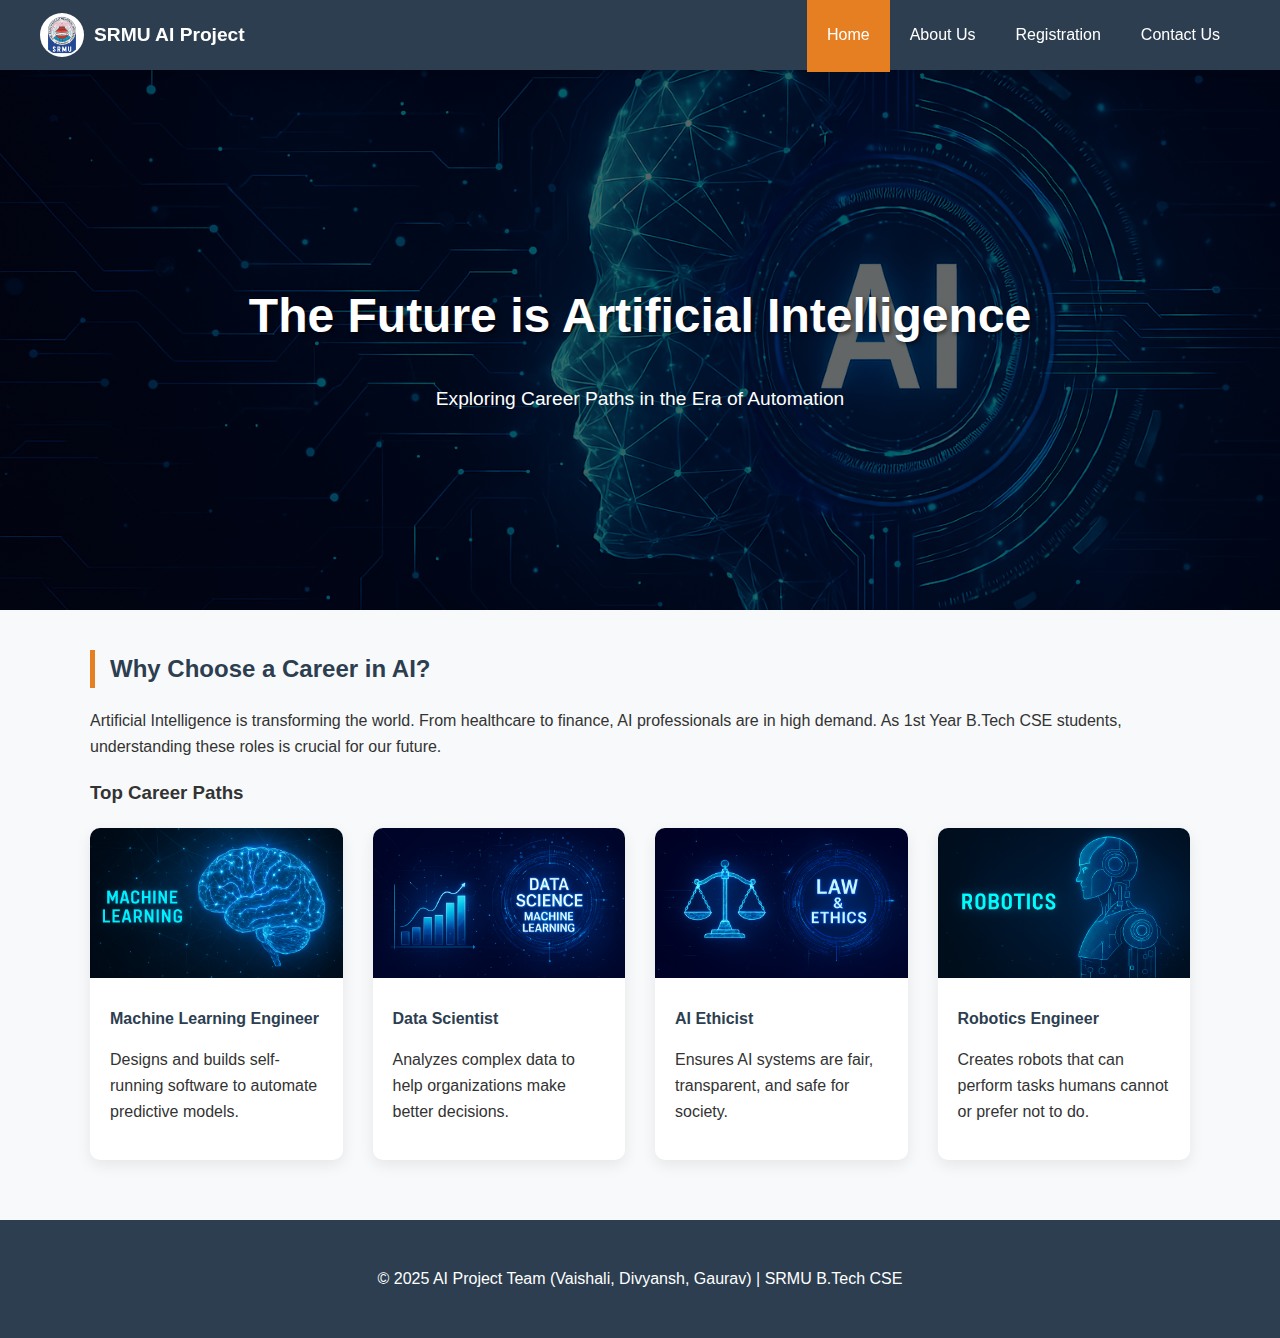
<file: index.html>
<!DOCTYPE html>
<html lang="en">
<head>
    <meta charset="UTF-8">
    <meta name="viewport" content="width=device-width, initial-scale=1.0">
    <title>AI Careers - Home</title>
    <link rel="stylesheet" href="style.css">
</head>
<body>

    <nav>
        <div class="nav-logo">
            <img src="images/srmu-logo.png" alt="SRMU Logo">
            SRMU AI Project
        </div>
        <div class="nav-links">
            <a href="index.html" class="active">Home</a>
            <a href="about.html">About Us</a>
            <a href="registration.html">Registration</a>
            <a href="contact.html">Contact Us</a>
        </div>
    </nav>

    <div class="hero">
        <h1>The Future is Artificial Intelligence</h1>
        <p>Exploring Career Paths in the Era of Automation</p>
    </div>

    <div class="container">
        <h2>Why Choose a Career in AI?</h2>
        <p>Artificial Intelligence is transforming the world. From healthcare to finance, AI professionals are in high demand. As 1st Year B.Tech CSE students, understanding these roles is crucial for our future.</p>

        <h3>Top Career Paths</h3>
        <div class="job-grid">
            
            <div class="job-card">
<a href="Machine-learning.html" style="text-decoration:none; color:inherit">


               <img src="images/job-ml.png" alt="Machine Learning">
                <div class="job-card-content">
                    <h4>Machine Learning Engineer</h4>
                    <p>Designs and builds self-running software to automate predictive models.</p>
                </div>
    </a>
            </div>


            <div class="job-card">
<a href="data-science.html" style="text-decoration:none; color:inherit">

                <img src="images/job-data.png" alt="Data Science">
                <div class="job-card-content">
                    <h4>Data Scientist</h4>
                    <p>Analyzes complex data to help organizations make better decisions.</p>
                </div>
    </a>
            </div>

            <div class="job-card">
<a href="AI athicist" style="text-decoration:none; color:inherit">

                <img src="images/job-ethics.png" alt="AI Ethics">
                <div class="job-card-content">
                    <h4>AI Ethicist</h4>
                    <p>Ensures AI systems are fair, transparent, and safe for society.</p>
                </div>
    </a>
            </div>


            <div class="job-card">
<a href="robotics.html" style="text-decoration:none; color:inherit">

               <img src="images/job-robot.png" alt="Robotics">
                <div class="job-card-content">
                    <h4>Robotics Engineer</h4>
                    <p>Creates robots that can perform tasks humans cannot or prefer not to do.</p>
                </div>
    </a>
            </div>


        </div>
    </div>

    <footer>
        <p>&copy; 2025 AI Project Team (Vaishali, Divyansh, Gaurav) | SRMU B.Tech CSE</p>
    </footer>

</body>
</html>
</file>
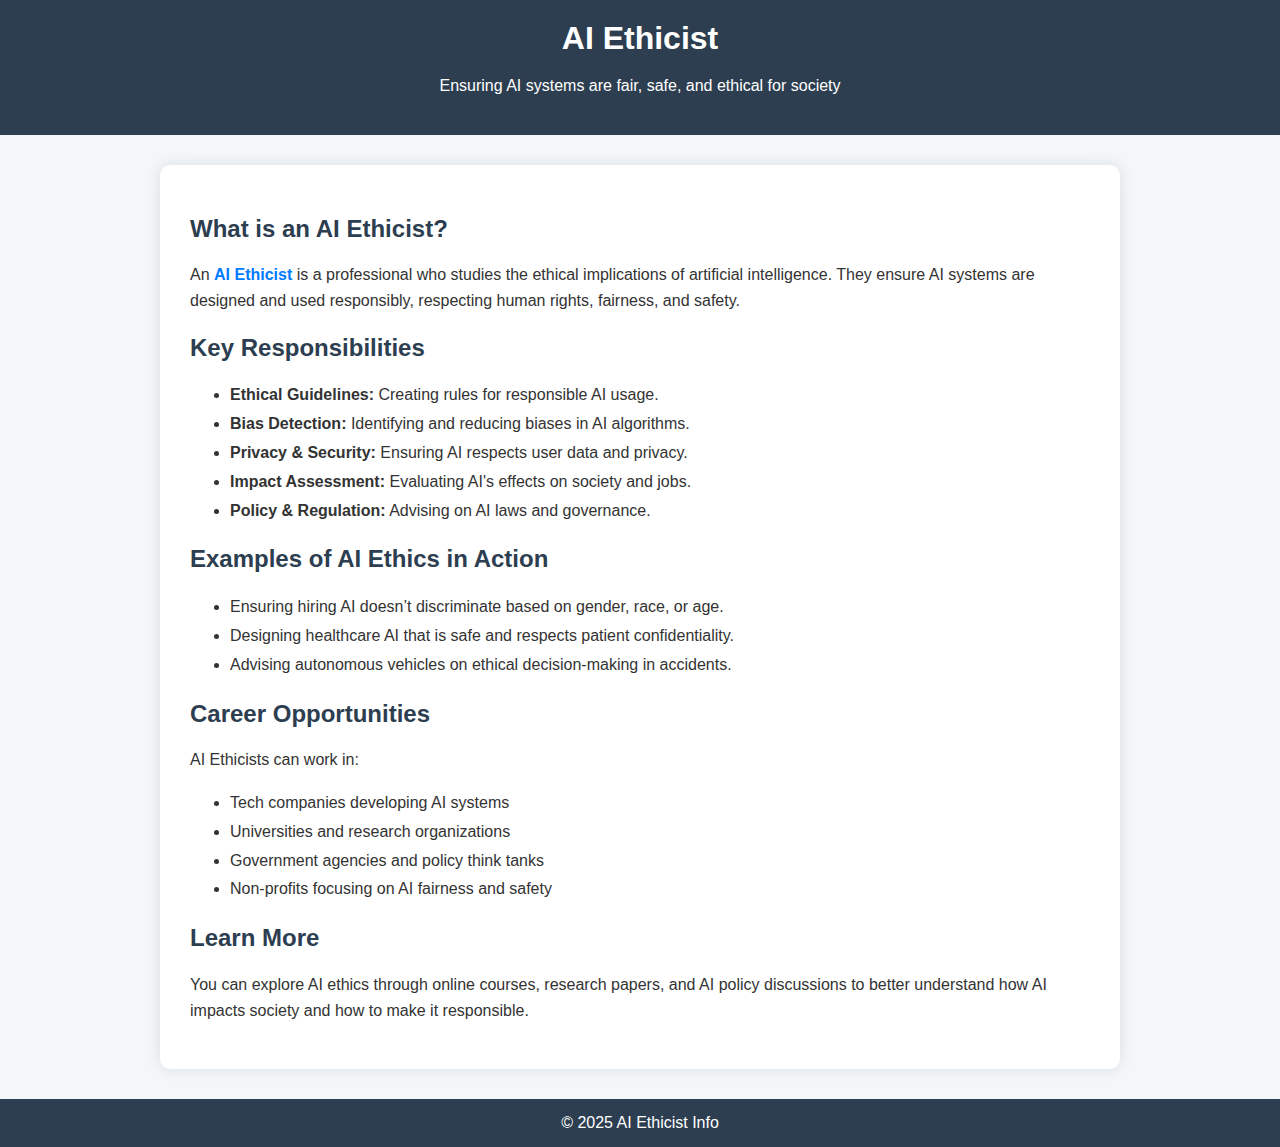
<file: AI athicist.html>
<!DOCTYPE html>
<html lang="en">
<head>
    <meta charset="UTF-8">
    <meta name="viewport" content="width=device-width, initial-scale=1.0">
    <title>AI Ethicist</title>
    <style>
        body {
            font-family: Arial, sans-serif;
            background-color: #f4f7f9;
            margin: 0;
            padding: 0;
            color: #333;
        }
        header {
            background-color: #2c3e50;
            color: white;
            padding: 20px 0;
            text-align: center;
        }
        header h1 {
            margin: 0;
        }
        main {
            max-width: 900px;
            margin: 30px auto;
            background-color: #fff;
            padding: 30px;
            border-radius: 10px;
            box-shadow: 0 0 15px rgba(0,0,0,0.1);
        }
        h2 {
            color: #2c3e50;
        }
        ul {
            line-height: 1.8;
        }
        p {
            line-height: 1.6;
        }
        footer {
            text-align: center;
            padding: 15px 0;
            background-color: #2c3e50;
            color: white;
            margin-top: 30px;
        }
        .highlight {
            color: #007BFF;
            font-weight: bold;
        }
    </style>
</head>
<body>

<header>
    <h1>AI Ethicist</h1>
    <p>Ensuring AI systems are fair, safe, and ethical for society</p>
</header>

<main>
    <h2>What is an AI Ethicist?</h2>
    <p>An <span class="highlight">AI Ethicist</span> is a professional who studies the ethical implications of artificial intelligence. They ensure AI systems are designed and used responsibly, respecting human rights, fairness, and safety.</p>

    <h2>Key Responsibilities</h2>
    <ul>
        <li><strong>Ethical Guidelines:</strong> Creating rules for responsible AI usage.</li>
        <li><strong>Bias Detection:</strong> Identifying and reducing biases in AI algorithms.</li>
        <li><strong>Privacy & Security:</strong> Ensuring AI respects user data and privacy.</li>
        <li><strong>Impact Assessment:</strong> Evaluating AI's effects on society and jobs.</li>
        <li><strong>Policy & Regulation:</strong> Advising on AI laws and governance.</li>
    </ul>

    <h2>Examples of AI Ethics in Action</h2>
    <ul>
        <li>Ensuring hiring AI doesn’t discriminate based on gender, race, or age.</li>
        <li>Designing healthcare AI that is safe and respects patient confidentiality.</li>
        <li>Advising autonomous vehicles on ethical decision-making in accidents.</li>
    </ul>

    <h2>Career Opportunities</h2>
    <p>AI Ethicists can work in:</p>
    <ul>
        <li>Tech companies developing AI systems</li>
        <li>Universities and research organizations</li>
        <li>Government agencies and policy think tanks</li>
        <li>Non-profits focusing on AI fairness and safety</li>
    </ul>

    <h2>Learn More</h2>
    <p>You can explore AI ethics through online courses, research papers, and AI policy discussions to better understand how AI impacts society and how to make it responsible.</p>
</main>

<footer>
    &copy; 2025 AI Ethicist Info
</footer>

</body>
</html>
</file>
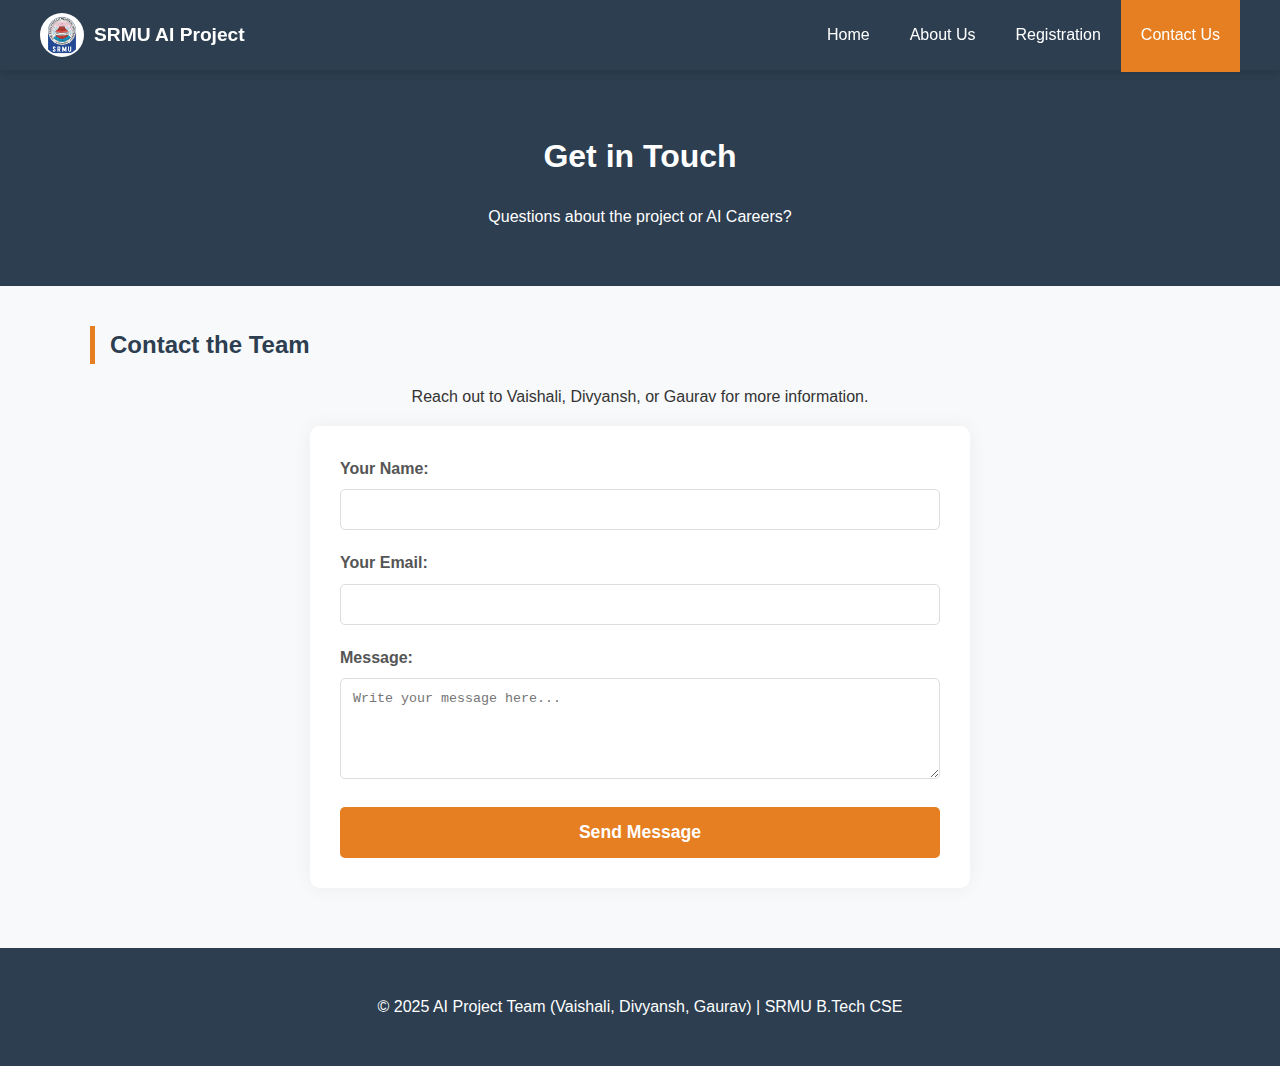
<file: contact.html>
<!DOCTYPE html>
<html lang="en">
<head>
    <meta charset="UTF-8">
    <meta name="viewport" content="width=device-width, initial-scale=1.0">
    <title>Contact Us</title>
    <link rel="stylesheet" href="style.css">
</head>
<body>

    <nav>
        <div class="nav-logo">
            <img src="images/srmu-logo.png" alt="SRMU Logo">
            SRMU AI Project
        </div>
        <div class="nav-links">
            <a href="index.html">Home</a>
            <a href="about.html">About Us</a>
            <a href="registration.html">Registration</a>
            <a href="contact.html" class="active">Contact Us</a>
        </div>
    </nav>

    <div class="page-header">
        <h1>Get in Touch</h1>
        <p>Questions about the project or AI Careers?</p>
    </div>

    <div class="container">
        <h2>Contact the Team</h2>
        <p style="text-align: center;">Reach out to Vaishali, Divyansh, or Gaurav for more information.</p>

        <form id="contactForm">
            <div class="form-group">
                <label for="name">Your Name:</label>
                <input type="text" id="name" required>
            </div>

            <div class="form-group">
                <label for="contactEmail">Your Email:</label>
                <input type="email" id="contactEmail" required>
            </div>

            <div class="form-group">
                <label for="message">Message:</label>
                <textarea id="message" rows="5" placeholder="Write your message here..." required></textarea>
            </div>

            <button type="submit">Send Message</button>
        </form>
    </div>

    <footer>
        <p>&copy; 2025 AI Project Team (Vaishali, Divyansh, Gaurav) | SRMU B.Tech CSE</p>
    </footer>
    <script src="script.js"></script>
</body>
</html>
</file>
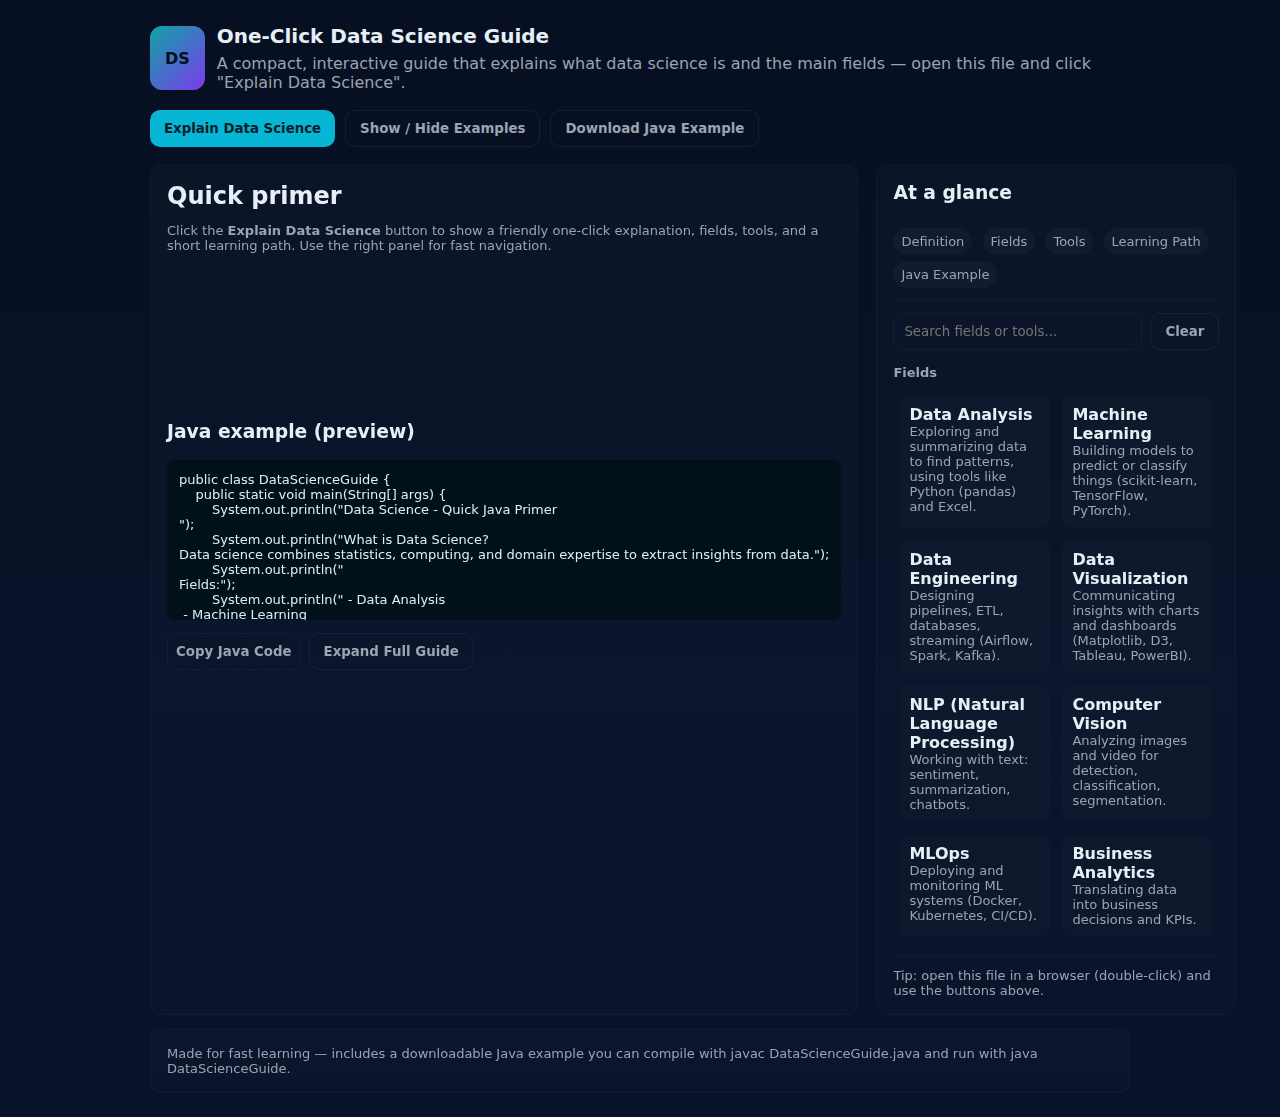
<file: data-science.html>
<!doctype html>
<html lang="en">
<head>
  <meta charset="utf-8" />
  <meta name="viewport" content="width=device-width,initial-scale=1" />
  <title>One-Click Data Science Guide</title>
  <style>
    :root{--bg:#0f1724;--card:#0b1220;--muted:#9aa4b2;--accent:#06b6d4;--glass:rgba(255,255,255,0.03)}
    *{box-sizing:border-box;font-family:Inter,ui-sans-serif,system-ui,Segoe UI,Roboto,'Helvetica Neue',Arial}
    body{margin:0;background:linear-gradient(180deg,#071022 0%, #081228 60%);color:#e6eef6;min-height:100vh;display:flex;align-items:center;justify-content:center;padding:24px}
    .wrap{width:100%;max-width:980px}
    header{display:flex;gap:12px;align-items:center;margin-bottom:18px}
    .logo{width:64px;height:64px;background:linear-gradient(135deg,#0ea5a4,#7c3aed);border-radius:12px;display:flex;align-items:center;justify-content:center;font-weight:700;color:#02101a}
    h1{font-size:20px;margin:0}
    p.lead{margin:6px 0 0;color:var(--muted)}
    .controls{display:flex;gap:10px;margin:18px 0}
    button{background:var(--accent);border:0;padding:10px 14px;border-radius:10px;color:#042028;font-weight:600;cursor:pointer}
    button.secondary{background:transparent;border:1px solid rgba(255,255,255,0.06);color:var(--muted)}
    .grid{display:grid;grid-template-columns:1fr 360px;gap:18px}
    .card{background:linear-gradient(180deg, rgba(255,255,255,0.02), rgba(255,255,255,0.01));padding:16px;border-radius:12px;border:1px solid rgba(255,255,255,0.03)}
    .content h2{margin:0 0 8px}
    .section{margin-bottom:12px}
    .pill{display:inline-block;padding:6px 8px;border-radius:999px;background:var(--glass);color:var(--muted);font-size:13px;margin:6px 6px 0 0}
    .fields{display:flex;flex-wrap:wrap}
    .field{flex:1 1 45%;border-radius:10px;padding:10px;margin:6px;background:rgba(255,255,255,0.02);min-width:150px}
    pre{background:#02101a;padding:12px;border-radius:8px;overflow:auto;color:#d9f0f6;font-size:13px}
    .right .toc{position:sticky;top:24px}
    .search{display:flex;gap:8px}
    input[type=search]{flex:1;padding:10px;border-radius:10px;border:1px solid rgba(255,255,255,0.04);background:transparent;color:inherit}
    .small{font-size:13px;color:var(--muted)}
    footer{margin-top:14px;color:var(--muted);font-size:13px}
    .copy-btn{background:transparent;border:1px dashed rgba(255,255,255,0.06);color:var(--muted);padding:6px 8px;border-radius:8px;cursor:pointer}
    @media(max-width:900px){.grid{grid-template-columns:1fr}.right{order:2}}
  </style>
</head>
<body>
  <div class="wrap">
    <header>
      <div class="logo">DS</div>
      <div>
        <h1>One-Click Data Science Guide</h1>
        <p class="lead">A compact, interactive guide that explains what data science is and the main fields — open this file and click "Explain Data Science".</p>
      </div>
    </header>

    <div class="controls">
      <button id="oneClick">Explain Data Science</button>
      <button class="secondary" id="toggleExamples">Show / Hide Examples</button>
      <button class="secondary" id="downloadJava">Download Java Example</button>
    </div>

    <div class="grid">
      <main class="card content">
        <div id="output" aria-live="polite" style="min-height:220px">
          <h2>Quick primer</h2>
          <p class="small">Click the <strong>Explain Data Science</strong> button to show a friendly one-click explanation, fields, tools, and a short learning path. Use the right panel for fast navigation.</p>
        </div>

        <div class="section" id="examples" style="display:none">
          <h3>Short examples</h3>
          <div class="small">
            <p><strong>Data Analysis:</strong> cleaning a sales CSV, computing monthly revenue and plotting trends.</p>
            <p><strong>Machine Learning:</strong> training a model to predict house prices from features like area and bedrooms.</p>
            <p><strong>Data Engineering:</strong> building a pipeline that ingests logs, transforms them and writes to a data warehouse.</p>
          </div>
        </div>

        <div class="section">
          <h3>Java example (preview)</h3>
          <pre id="javaPreview" style="height:160px;">// Click "Download Java Example" to get full Java source file.
</pre>
          <div style="display:flex;gap:8px;margin-top:8px">
            <button class="copy-btn" id="copyJava">Copy Java Code</button>
            <button class="secondary" id="showMore">Expand Full Guide</button>
          </div>
        </div>

      </main>

      <aside class="right">
        <div class="card toc">
          <h3 style="margin-top:0">At a glance</h3>
          <div class="small">
            <div class="pill">Definition</div>
            <div class="pill">Fields</div>
            <div class="pill">Tools</div>
            <div class="pill">Learning Path</div>
            <div class="pill">Java Example</div>
          </div>

          <hr style="border:none;border-top:1px solid rgba(255,255,255,0.03);margin:12px 0">
          <div class="search">
            <input type="search" id="search" placeholder="Search fields or tools...">
            <button class="secondary" id="clearSearch">Clear</button>
          </div>

          <div style="margin-top:12px">
            <strong class="small">Fields</strong>
            <div class="fields" id="fieldsList" style="margin-top:8px">
              <!-- filled by JS -->
            </div>
          </div>

          <hr style="border:none;border-top:1px solid rgba(255,255,255,0.03);margin:12px 0">
          <div class="small">Tip: open this file in a browser (double-click) and use the buttons above.</div>
        </div>
      </aside>
    </div>

    <footer class="card">
      <div class="small">Made for fast learning — includes a downloadable Java example you can compile with <code>javac DataScienceGuide.java</code> and run with <code>java DataScienceGuide</code>.</div>
    </footer>
  </div>

<script>
const fields = [
  {title:'Data Analysis', desc:'Exploring and summarizing data to find patterns, using tools like Python (pandas) and Excel.'},
  {title:'Machine Learning', desc:'Building models to predict or classify things (scikit-learn, TensorFlow, PyTorch).'},
  {title:'Data Engineering', desc:'Designing pipelines, ETL, databases, streaming (Airflow, Spark, Kafka).'},
  {title:'Data Visualization', desc:'Communicating insights with charts and dashboards (Matplotlib, D3, Tableau, PowerBI).'},
  {title:'NLP (Natural Language Processing)', desc:'Working with text: sentiment, summarization, chatbots.'},
  {title:'Computer Vision', desc:'Analyzing images and video for detection, classification, segmentation.'},
  {title:'MLOps', desc:'Deploying and monitoring ML systems (Docker, Kubernetes, CI/CD).'},
  {title:'Business Analytics', desc:'Translating data into business decisions and KPIs.'}
];

function renderFields(list){
  const container = document.getElementById('fieldsList');
  container.innerHTML = '';
  list.forEach(f=>{
    const el = document.createElement('div'); el.className='field';
    el.innerHTML = `<strong>${f.title}</strong><div class="small">${f.desc}</div>`;
    container.appendChild(el);
  });
}

renderFields(fields);

// Main one-click explanation
document.getElementById('oneClick').addEventListener('click', ()=>{
  const out = document.getElementById('output');
  out.innerHTML = `
    <h2>What is Data Science?</h2>
    <p class="small">Data science combines statistics, programming, and domain knowledge to extract insights and build data-driven solutions from raw data.</p>
    <div class="section">
      <h3>Core steps</h3>
      <ul class="small">
        <li>Collect & store data</li>
        <li>Clean & explore</li>
        <li>Model (statistics / ML)</li>
        <li>Validate & deploy</li>
        <li>Monitor & iterate</li>
      </ul>
    </div>
    <div class="section">
      <h3>Fields & Tools</h3>
      <div class="fields">
        ${fields.map(f=>`<div class="field"><strong>${f.title}</strong><div class="small">${f.desc}</div></div>`).join('')}
      </div>
    </div>
    <div class="section">
      <h3>Quick learning path</h3>
      <ol class="small"><li>Learn Python or R + statistics</li><li>Practice with datasets (Kaggle)</li><li>Build projects: dashboards, prediction models</li><li>Learn ML libraries and basics of deployment</li></ol>
    </div>
    <div class="section small">Want examples? Click <em>Show / Hide Examples</em>.</div>
  `;
});

// Toggle examples
document.getElementById('toggleExamples').addEventListener('click', ()=>{
  const el = document.getElementById('examples');
  el.style.display = (el.style.display === 'none' || el.style.display === '')? 'block' : 'none';
});

// Search
document.getElementById('search').addEventListener('input',(e)=>{
  const q = e.target.value.toLowerCase().trim();
  const filtered = fields.filter(f=>f.title.toLowerCase().includes(q) || f.desc.toLowerCase().includes(q));
  renderFields(filtered.length?filtered:fields);
});

document.getElementById('clearSearch').addEventListener('click', ()=>{document.getElementById('search').value='';renderFields(fields);});

// Show more / expand
document.getElementById('showMore').addEventListener('click', ()=>{
  const out = document.getElementById('output');
  out.scrollIntoView({behavior:'smooth'});
  document.getElementById('oneClick').click();
});

// Java example source (string embedded so we can copy/download)
const javaSource = `public class DataScienceGuide {
    public static void main(String[] args) {
        System.out.println("Data Science - Quick Java Primer\n");
        System.out.println("What is Data Science?\nData science combines statistics, computing, and domain expertise to extract insights from data.");
        System.out.println("\nFields:");
        System.out.println(" - Data Analysis\n - Machine Learning\n - Data Engineering\n - Data Visualization\n - NLP and Computer Vision\n - MLOps and Business Analytics");

        System.out.println("\nSimple example: calculate average of sample numbers");
        double[] arr = {12.5, 9.0, 25.3, 7.2};
        double sum = 0; for(double v:arr) sum += v;
        System.out.println("Average = " + (sum/arr.length));
    }
}
`;

// Put preview into page
document.getElementById('javaPreview').textContent = javaSource.substring(0, 400) + '\n// ...';

// Copy Java to clipboard
document.getElementById('copyJava').addEventListener('click', async ()=>{
  try{
    await navigator.clipboard.writeText(javaSource);
    alert('Java source copied to clipboard — you can paste into DataScienceGuide.java');
  }catch(e){
    alert('Copy failed — select the Java code in the preview and copy manually.');
  }
});

// Download Java
document.getElementById('downloadJava').addEventListener('click', ()=>{
  const blob = new Blob([javaSource], {type: 'text/plain'});
  const url = URL.createObjectURL(blob);
  const a = document.createElement('a'); a.href = url; a.download = 'DataScienceGuide.java'; document.body.appendChild(a); a.click(); a.remove(); URL.revokeObjectURL(url);
});

// Provide Java preview when copying or downloading via preview button
// (already wired above)

</script>
</body>
</html>
</file>
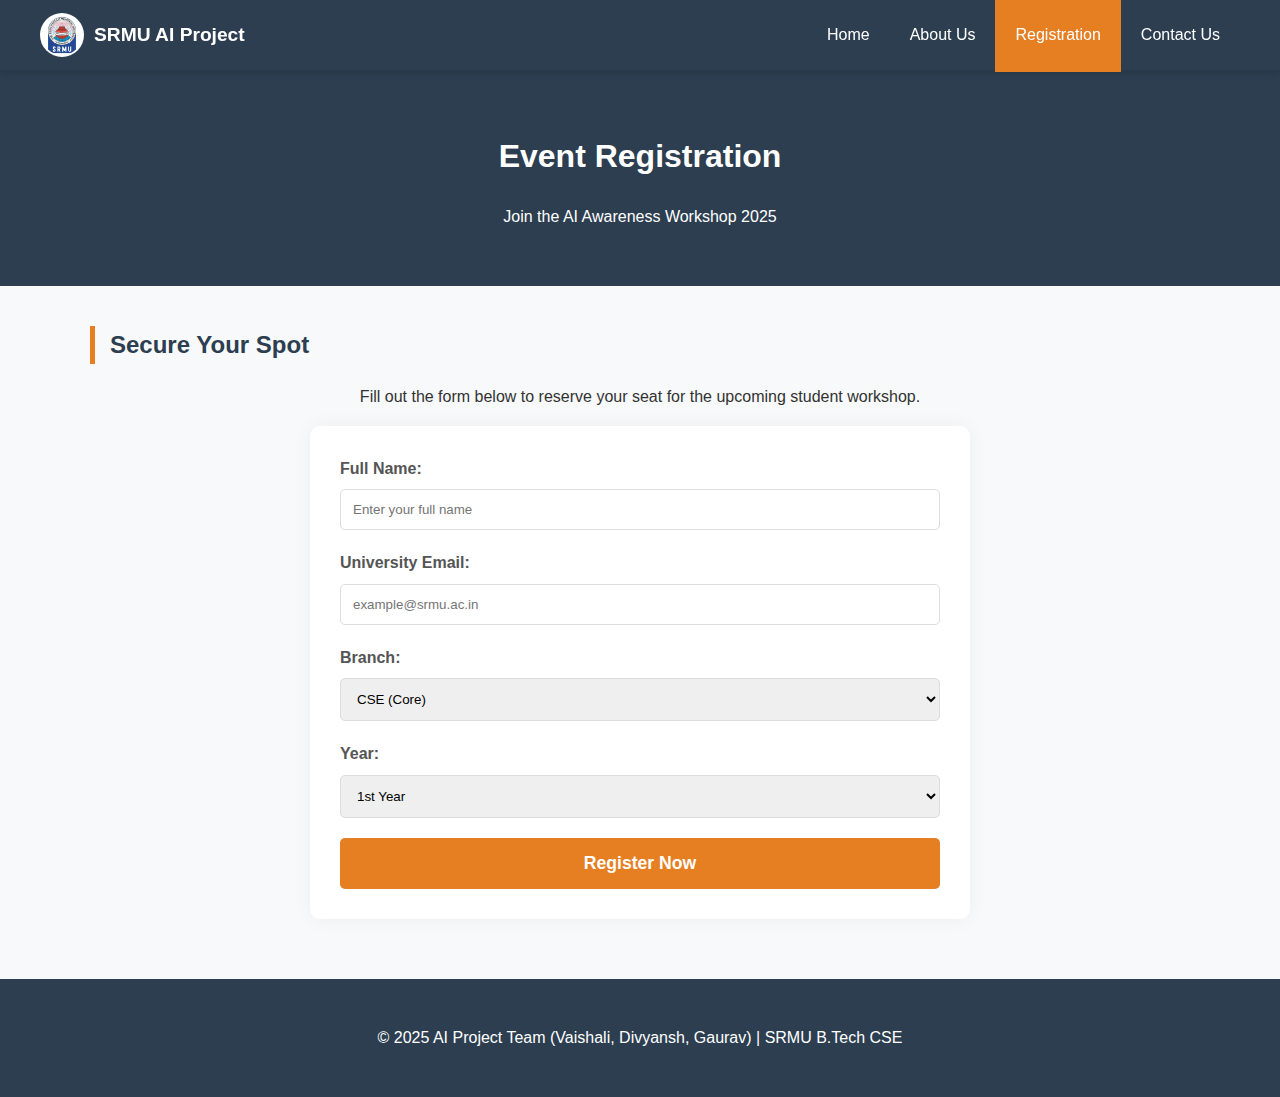
<file: registration.html>
<!DOCTYPE html>
<html lang="en">
<head>
    <meta charset="UTF-8">
    <meta name="viewport" content="width=device-width, initial-scale=1.0">
    <title>Registration</title>
    <link rel="stylesheet" href="style.css">
</head>
<body>

    <nav>
        <div class="nav-logo">
            <img src="images/srmu-logo.png" alt="SRMU Logo">
            SRMU AI Project
        </div>
        <div class="nav-links">
            <a href="index.html">Home</a>
            <a href="about.html">About Us</a>
            <a href="registration.html" class="active">Registration</a>
            <a href="contact.html">Contact Us</a>
        </div>
    </nav>

    <div class="page-header">
        <h1>Event Registration</h1>
        <p>Join the AI Awareness Workshop 2025</p>
    </div>

    <div class="container">
        <h2>Secure Your Spot</h2>
        <p style="text-align: center;">Fill out the form below to reserve your seat for the upcoming student workshop.</p>

        <form id="regForm">
            <div class="form-group">
                <label for="studentName">Full Name:</label>
                <input type="text" id="studentName" placeholder="Enter your full name" required>
            </div>

            <div class="form-group">
                <label for="email">University Email:</label>
                <input type="email" id="email" placeholder="example@srmu.ac.in" required>
            </div>

            <div class="form-group">
                <label for="branch">Branch:</label>
                <select id="branch">
                    <option value="CSE">CSE (Core)</option>
                    <option value="CSE-DS-AI">CSE (DS & AI)</option>
                    <option value="IT">IT</option>
                    <option value="Other">Other</option>
                </select>
            </div>

            <div class="form-group">
                <label for="year">Year:</label>
                <select id="year">
                    <option value="1st">1st Year</option>
                    <option value="2nd">2nd Year</option>
                    <option value="3rd">3rd Year</option>
                    <option value="4th">4th Year</option>
                </select>
            </div>

            <button type="submit">Register Now</button>
        </form>
    </div>

    <footer>
        <p>&copy; 2025 AI Project Team (Vaishali, Divyansh, Gaurav) | SRMU B.Tech CSE</p>
    </footer>
    <script src="script.js"></script>
</body>
</html>
</file>
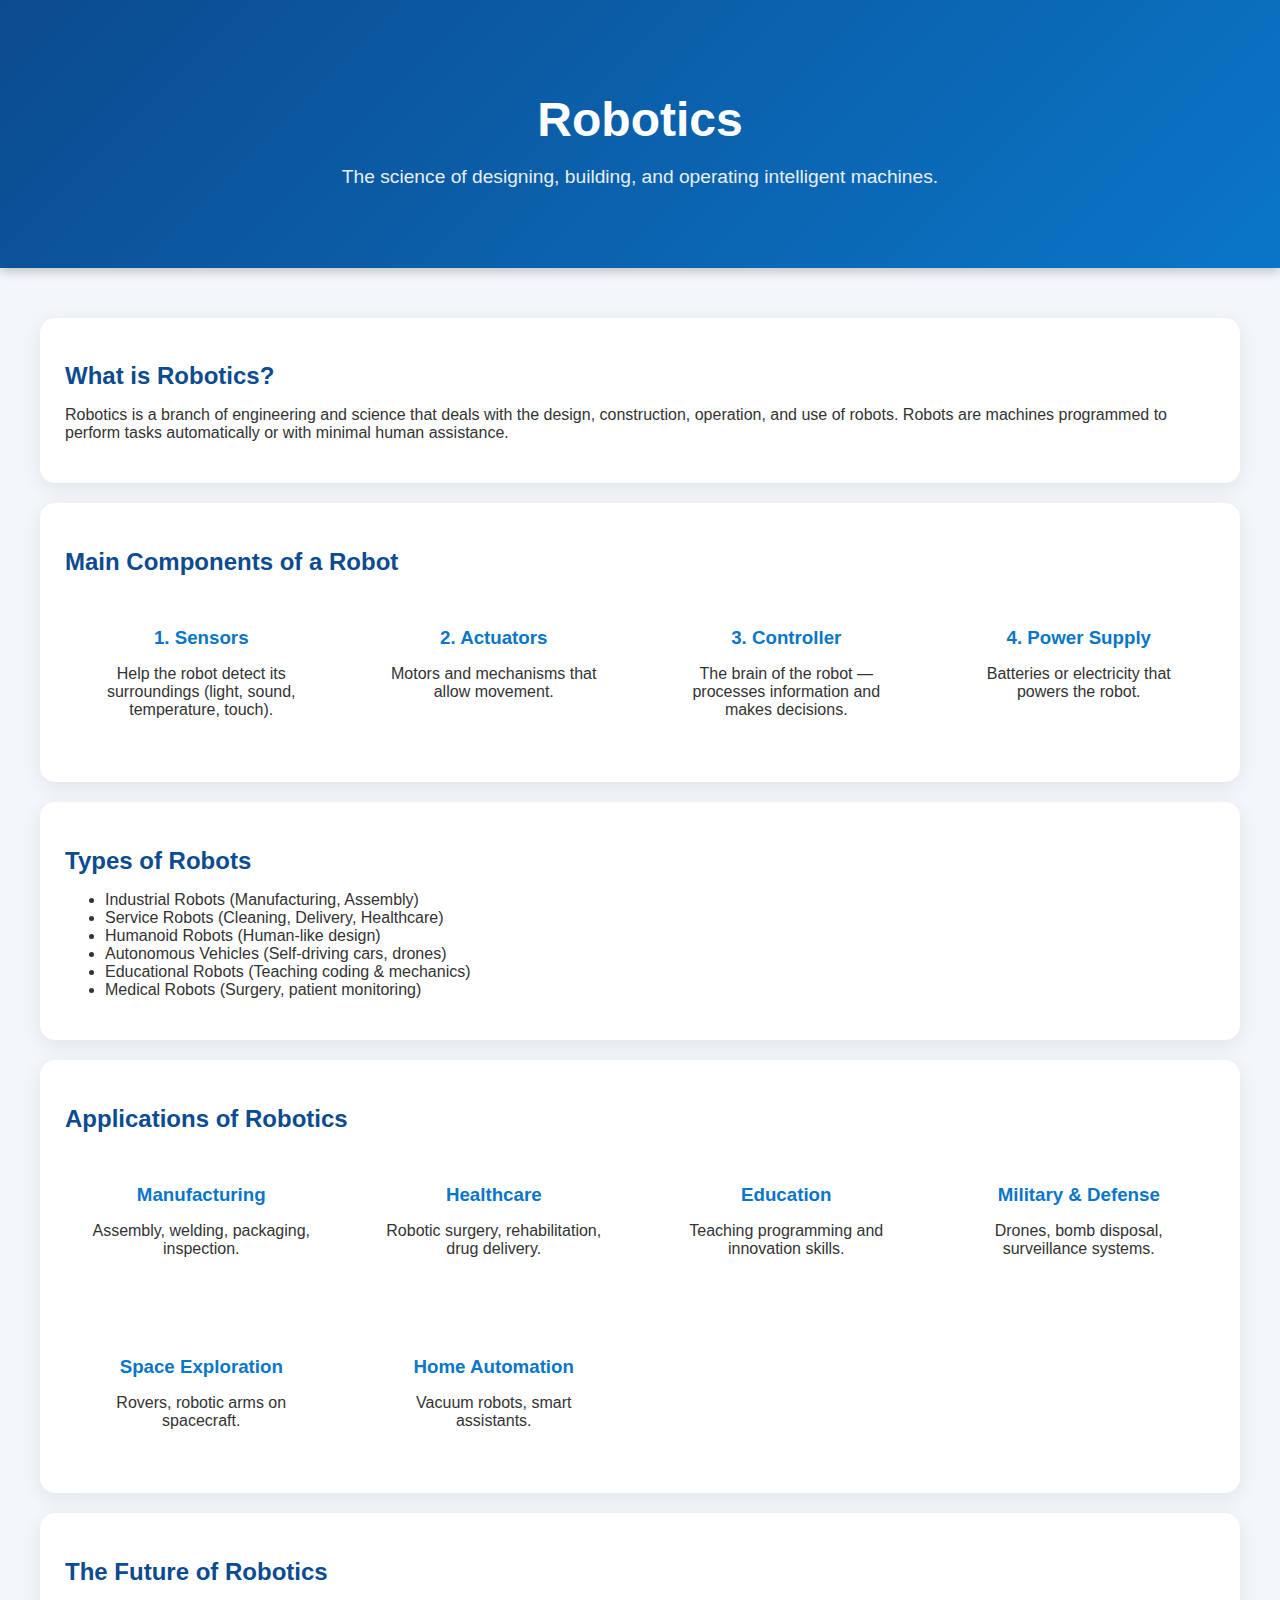
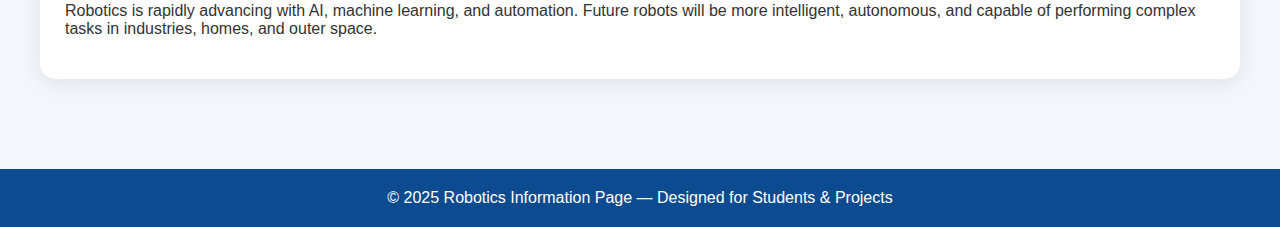
<file: robotics.html>
<!DOCTYPE html>
<html lang="en">
<head>
<meta charset="UTF-8">
<meta name="viewport" content="width=device-width, initial-scale=1.0">
<title>Robotics – Complete Guide</title>

<style>
    body {
        font-family: "Poppins", sans-serif;
        margin: 0;
        background: #f3f6fa;
        color: #333;
    }
    header {
        background: linear-gradient(135deg, #0c4b8f, #0a76c8);
        color: white;
        padding: 60px 20px;
        text-align: center;
        box-shadow: 0 4px 10px rgba(0,0,0,0.2);
    }
    header h1 {
        font-size: 3rem;
        margin-bottom: 10px;
    }
    header p {
        font-size: 1.2rem;
        opacity: 0.9;
    }

    .container {
        max-width: 1200px;
        margin: auto;
        padding: 30px 20px;
    }

    .section {
        background: white;
        padding: 25px;
        margin: 20px 0;
        border-radius: 15px;
        box-shadow: 0 5px 20px rgba(0,0,0,0.08);
        transition: 0.3s;
    }
    .section:hover {
        transform: translateY(-5px);
        box-shadow: 0 8px 25px rgba(0,0,0,0.15);
    }

    h2 {
        color: #0c4b8f;
        margin-bottom: 10px;
    }

    .grid {
        display: grid;
        grid-template-columns: repeat(auto-fit, minmax(260px, 1fr));
        gap: 20px;
    }

    .card {
        background: white;
        padding: 20px;
        border-radius: 15px;
        text-align: center;
        transition: 0.3s;
        border: 2px solid transparent;
    }
    .card:hover {
        border-color: #0a76c8;
        transform: translateY(-6px);
        box-shadow: 0 5px 15px rgba(0,0,0,0.12);
    }
    .card h3 {
        margin-bottom: 10px;
        color: #0a76c8;
    }

    footer {
        text-align: center;
        padding: 20px;
        background: #0c4b8f;
        color: white;
        margin-top: 40px;
    }
</style>
</head>

<body>

<header>
    <h1>Robotics</h1>
    <p>The science of designing, building, and operating intelligent machines.</p>
</header>

<div class="container">

    <!-- What is Robotics -->
    <div class="section">
        <h2>What is Robotics?</h2>
        <p>
            Robotics is a branch of engineering and science that deals with the design, construction, operation, and use of robots. 
            Robots are machines programmed to perform tasks automatically or with minimal human assistance.
        </p>
    </div>

    <!-- Components -->
    <div class="section">
        <h2>Main Components of a Robot</h2>
        <div class="grid">
            <div class="card">
                <h3>1. Sensors</h3>
                <p>Help the robot detect its surroundings (light, sound, temperature, touch).</p>
            </div>
            <div class="card">
                <h3>2. Actuators</h3>
                <p>Motors and mechanisms that allow movement.</p>
            </div>
            <div class="card">
                <h3>3. Controller</h3>
                <p>The brain of the robot — processes information and makes decisions.</p>
            </div>
            <div class="card">
                <h3>4. Power Supply</h3>
                <p>Batteries or electricity that powers the robot.</p>
            </div>
        </div>
    </div>

    <!-- Types of Robots -->
    <div class="section">
        <h2>Types of Robots</h2>
        <ul>
            <li>Industrial Robots (Manufacturing, Assembly)</li>
            <li>Service Robots (Cleaning, Delivery, Healthcare)</li>
            <li>Humanoid Robots (Human-like design)</li>
            <li>Autonomous Vehicles (Self-driving cars, drones)</li>
            <li>Educational Robots (Teaching coding & mechanics)</li>
            <li>Medical Robots (Surgery, patient monitoring)</li>
        </ul>
    </div>

    <!-- Applications -->
    <div class="section">
        <h2>Applications of Robotics</h2>
        <div class="grid">
            <div class="card">
                <h3>Manufacturing</h3>
                <p>Assembly, welding, packaging, inspection.</p>
            </div>
            <div class="card">
                <h3>Healthcare</h3>
                <p>Robotic surgery, rehabilitation, drug delivery.</p>
            </div>
            <div class="card">
                <h3>Education</h3>
                <p>Teaching programming and innovation skills.</p>
            </div>
            <div class="card">
                <h3>Military & Defense</h3>
                <p>Drones, bomb disposal, surveillance systems.</p>
            </div>
            <div class="card">
                <h3>Space Exploration</h3>
                <p>Rovers, robotic arms on spacecraft.</p>
            </div>
            <div class="card">
                <h3>Home Automation</h3>
                <p>Vacuum robots, smart assistants.</p>
            </div>
        </div>
    </div>

    <!-- Future -->
    <div class="section">
        <h2>The Future of Robotics</h2>
        <p>
            Robotics is rapidly advancing with AI, machine learning, and automation. 
            Future robots will be more intelligent, autonomous, and capable of performing complex tasks in industries, homes, and outer space.
        </p>
    </div>

</div>

<footer>
    © 2025 Robotics Information Page — Designed for Students & Projects
</footer>

</body>
</html>
</file>
<file: style.css>
/* Global Styles */
body {
    font-family: 'Segoe UI', Tahoma, Geneva, Verdana, sans-serif;
    margin: 0;
    padding: 0;
    background-color: #f8f9fa;
    color: #333;
    line-height: 1.6;
    overflow-x: hidden; /* Prevents horizontal scroll */
}

/* Navigation Bar */
nav {
    background-color: #2c3e50;
    display: flex;
    justify-content: space-between;
    align-items: center;
    padding: 0 40px;
    position: sticky;
    top: 0;
    z-index: 1000;
    box-shadow: 0 4px 6px rgba(0,0,0,0.1);
    height: 70px;
}

.nav-logo {
    color: white;
    font-weight: bold;
    font-size: 1.2rem;
    display: flex;
    align-items: center;
    gap: 10px;
}

.nav-logo img {
    height: 40px; /* Adjust based on your logo file */
    background: white;
    border-radius: 50%;
    padding: 2px;
}

.nav-links {
    display: flex;
}

.nav-links a {
    color: white;
    text-decoration: none;
    padding: 24px 20px; /* Matches nav height */
    font-weight: 500;
    transition: all 0.3s ease;
}

.nav-links a:hover {
    background-color: #34495e;
}

.nav-links a.active {
    background-color: #e67e22; /* Accent color (Orange) */
}

/* Hero Section (The Big Image Banner) */
.hero {
    background-image: linear-gradient(rgba(0,0,0,0.6), rgba(0,0,0,0.6)), url('images/hero-bg.png');
    background-size: cover;
    background-position: center;
    height: 60vh; /* 60% of the screen height */
    display: flex;
    flex-direction: column;
    justify-content: center;
    align-items: center;
    text-align: center;
    color: white;
    margin-bottom: 30px;
}

.hero h1 {
    font-size: 3rem;
    margin-bottom: 10px;
    text-shadow: 2px 2px 4px rgba(0,0,0,0.5);
}

.hero p {
    font-size: 1.2rem;
    max-width: 600px;
}

/* Main Content Container */
.container {
    max-width: 1100px;
    margin: 0 auto 40px auto;
    padding: 0 20px;
    
    /* Smooth Page Transition */
    animation: slideUpFade 0.8s ease-out;
}

@keyframes slideUpFade {
    from { opacity: 0; transform: translateY(30px); }
    to { opacity: 1; transform: translateY(0); }
}

/* Standard Header for pages without Hero image */
.page-header {
    background-color: #2c3e50;
    color: white;
    text-align: center;
    padding: 40px 20px;
    margin-bottom: 30px;
}

h2 {
    color: #2c3e50;
    border-left: 5px solid #e67e22;
    padding-left: 15px;
    margin-top: 40px;
}

/* Image Styling in Content */
.content-image {
    width: 100%;
    max-height: 400px;
    object-fit: cover;
    border-radius: 8px;
    margin: 20px 0;
    box-shadow: 0 4px 8px rgba(0,0,0,0.1);
}

/* Job Grid Layout */
.job-grid {
    display: grid;
    grid-template-columns: repeat(auto-fit, minmax(250px, 1fr));
    gap: 30px;
    margin-top: 20px;
}

.job-card {
    background: white;
    border-radius: 10px;
    overflow: hidden; /* Keeps image inside corners */
    box-shadow: 0 5px 15px rgba(0,0,0,0.08);
    transition: transform 0.3s ease;
}

.job-card:hover {
    transform: translateY(-10px);
}

.job-card img {
    width: 100%;
    height: 150px;
    object-fit: cover;
}

.job-card-content {
    padding: 20px;
}

.job-card h4 {
    margin: 0 0 10px 0;
    color: #2c3e50;
}

/* Team Section */
.team-section {
    display: flex;
    gap: 20px;
    flex-wrap: wrap;
    justify-content: center;
    margin-top: 30px;
}

.team-member {
    background: white;
    padding: 20px;
    border-radius: 10px;
    text-align: center;
    box-shadow: 0 2px 10px rgba(0,0,0,0.1);
    width: 250px;
}

.team-member img {
    width: 100px;
    height: 100px;
    border-radius: 50%; /* Makes it a circle */
    object-fit: cover;
    border: 3px solid #e67e22;
    margin-bottom: 15px;
}

/* Forms */
form {
    background: white;
    padding: 30px;
    border-radius: 10px;
    box-shadow: 0 0 20px rgba(0,0,0,0.05);
    max-width: 600px;
    margin: 0 auto;
}

.form-group { margin-bottom: 20px; }
label { display: block; margin-bottom: 8px; font-weight: bold; color: #555; }
input, textarea, select {
    width: 100%; padding: 12px; border: 1px solid #ddd;
    border-radius: 5px; box-sizing: border-box;
}

button {
    background-color: #e67e22;
    color: white;
    padding: 15px;
    border: none;
    border-radius: 5px;
    font-size: 1.1rem;
    font-weight: bold;
    cursor: pointer;
    width: 100%;
    transition: background 0.3s;
}

button:hover { background-color: #d35400; }

/* Footer */
footer {
    background-color: #2c3e50;
    color: white;
    text-align: center;
    padding: 30px 0;
    margin-top: 60px;
}
</file>
